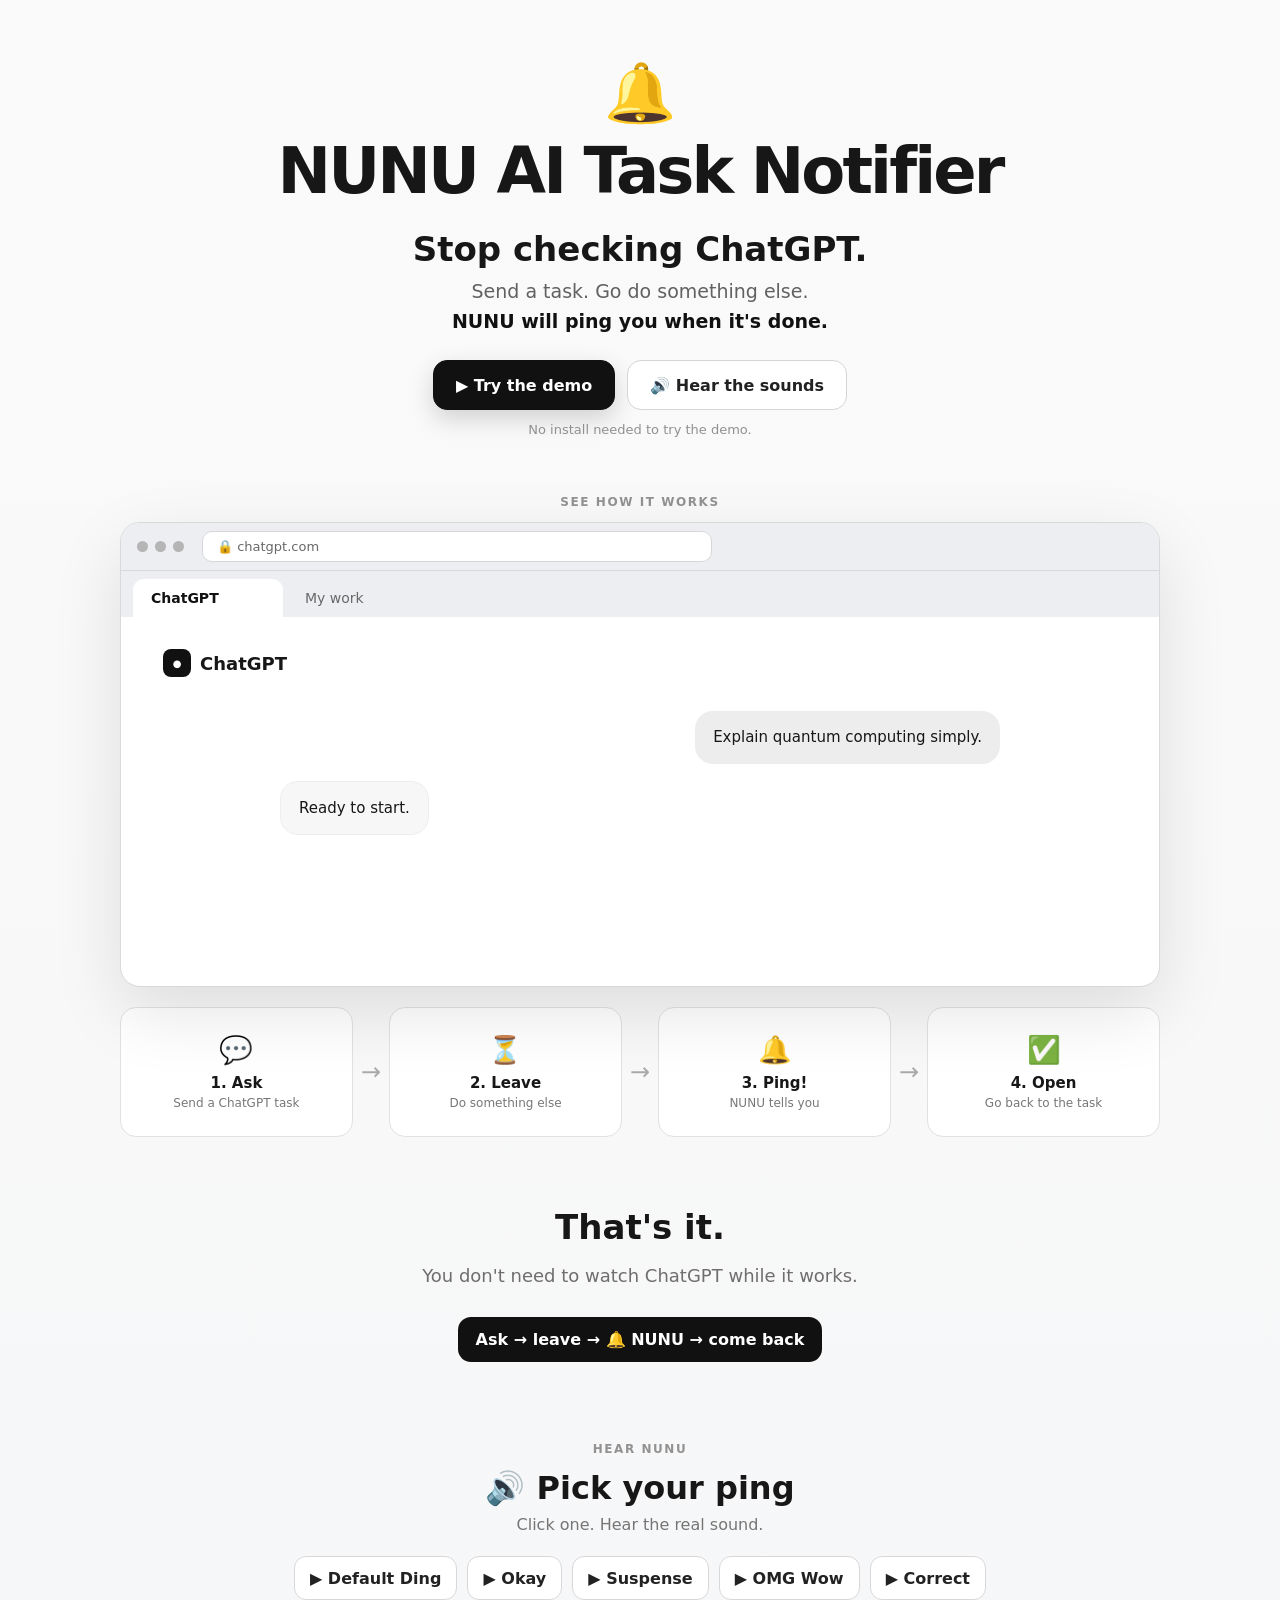
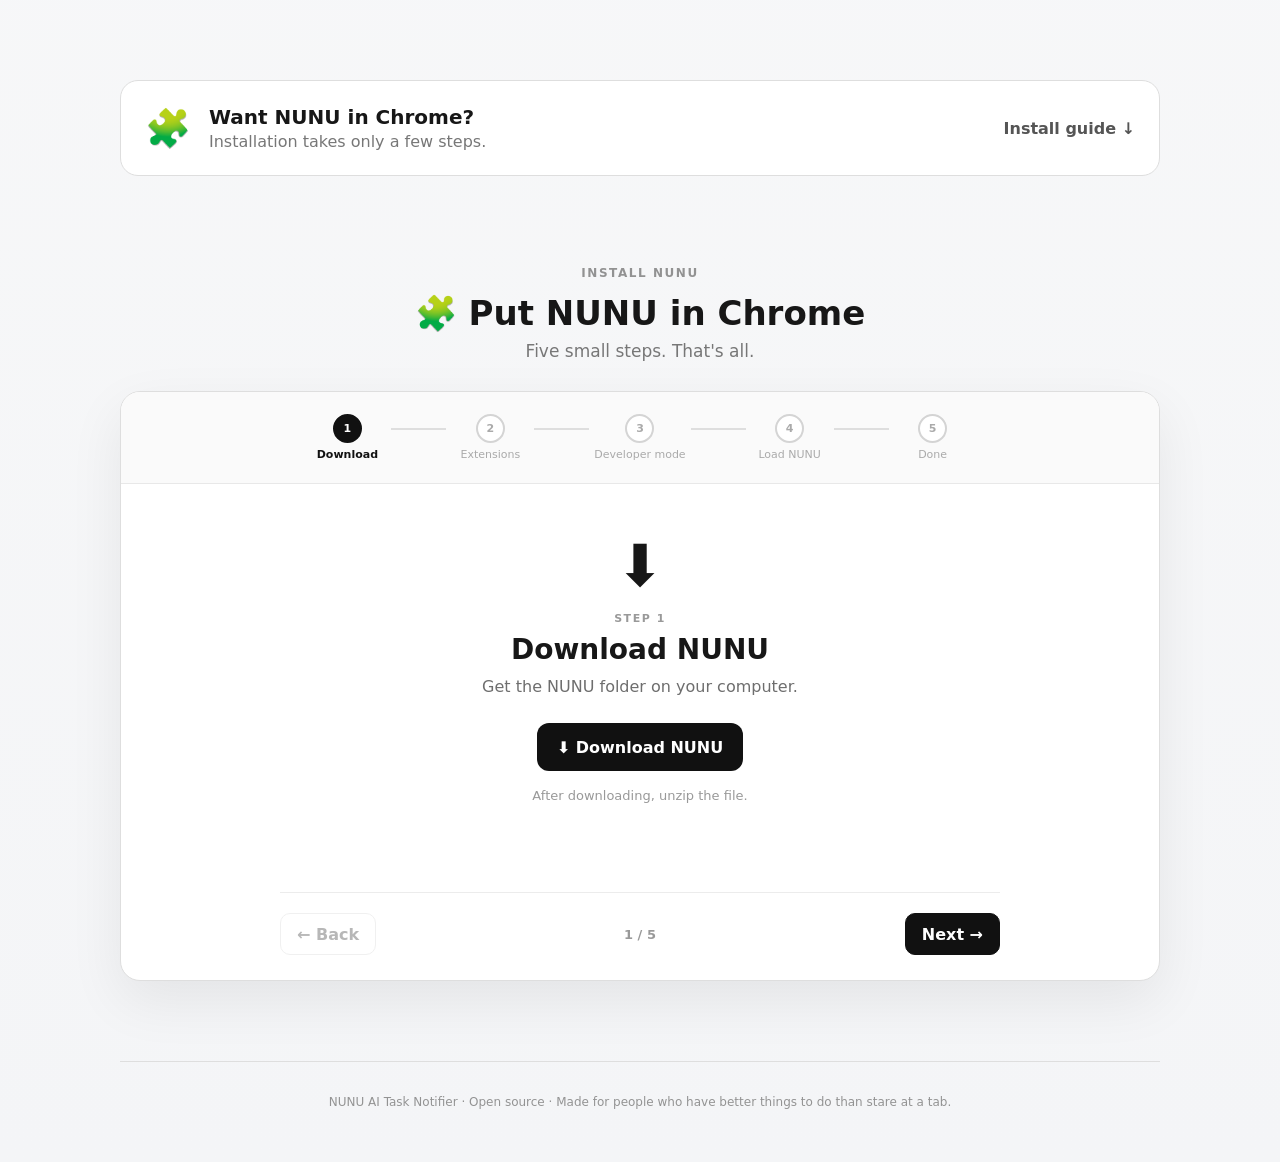
<file: docs/index.html>
<!doctype html>
<html lang="en">
<head>
  <meta charset="utf-8">
  <meta name="viewport" content="width=device-width,initial-scale=1">
  <title>NUNU AI Task Notifier</title>
  <meta
    name="description"
    content="Stop checking ChatGPT. NUNU tells you when your task is done."
  >
  <link rel="stylesheet" href="./demo.css">
</head>

<body>

  <main class="page">

    <!-- HERO -->
    <section class="hero">

      <div class="logo">🔔</div>

      <h1>NUNU AI Task Notifier</h1>

      <p class="hero-main">
        Stop checking ChatGPT.
      </p>

      <p class="hero-sub">
        Send a task. Go do something else.<br>
        <strong>NUNU will ping you when it's done.</strong>
      </p>

      <div class="hero-actions">

        <button id="startDemo" class="primary">
          ▶ Try the demo
        </button>

        <a href="#sounds" class="secondary">
          🔊 Hear the sounds
        </a>

      </div>

      <p class="tiny">
        No install needed to try the demo.
      </p>

    </section>


    <!-- DEMO -->
    <section class="demo-section">

      <div class="section-label">
        SEE HOW IT WORKS
      </div>

      <div class="browser">

        <!-- browser header -->
        <div class="browser-top">

          <div class="browser-dots">
            <span></span>
            <span></span>
            <span></span>
          </div>

          <div class="address-bar">
            🔒 chatgpt.com
          </div>

        </div>


        <!-- fake tabs -->
        <div class="tabs">

          <div id="chatTab" class="tab active">
            ChatGPT
          </div>

          <div id="workTab" class="tab">
            My work
          </div>

        </div>


        <!-- ChatGPT screen -->
        <div id="chatScreen" class="screen">

          <div class="chat-header">
            <div class="chat-logo">●</div>
            <strong>ChatGPT</strong>
          </div>

          <div class="conversation">

            <div class="bubble user">
              Explain quantum computing simply.
            </div>

            <div
              id="assistantBubble"
              class="bubble assistant"
            >
              Ready to start.
            </div>

          </div>

        </div>


        <!-- Work screen -->
        <div
          id="workScreen"
          class="screen hidden"
        >

          <div class="work-content">

            <div class="work-icon">
              💻
            </div>

            <h2>
              You keep doing your work.
            </h2>

            <p>
              No need to keep checking ChatGPT.
            </p>

            <div class="small-task">
              ChatGPT is still working in the background…
            </div>

          </div>

        </div>


        <!-- Notification -->
        <div
          id="notification"
          class="notification hidden"
        >

          <div class="notification-icon">
            🔔
          </div>

          <div class="notification-text">

            <strong>
              NUNU
            </strong>

            <p>
              Your ChatGPT task is done!
            </p>

          </div>

          <button id="openTask">
            Open
          </button>

        </div>

      </div>


      <!-- FLOW -->
      <div class="flow">

        <div class="flow-step">
          <div class="flow-icon">💬</div>
          <strong>1. Ask</strong>
          <span>Send a ChatGPT task</span>
        </div>

        <div class="flow-arrow">→</div>

        <div class="flow-step">
          <div class="flow-icon">⏳</div>
          <strong>2. Leave</strong>
          <span>Do something else</span>
        </div>

        <div class="flow-arrow">→</div>

        <div class="flow-step">
          <div class="flow-icon">🔔</div>
          <strong>3. Ping!</strong>
          <span>NUNU tells you</span>
        </div>

        <div class="flow-arrow">→</div>

        <div class="flow-step">
          <div class="flow-icon">✅</div>
          <strong>4. Open</strong>
          <span>Go back to the task</span>
        </div>

      </div>

    </section>


    <!-- SIMPLE EXPLANATION -->
    <section class="simple">

      <h2>
        That's it.
      </h2>

      <p>
        You don't need to watch ChatGPT while it works.
      </p>

      <div class="one-line">
        Ask → leave → 🔔 NUNU → come back
      </div>

    </section>


    <!-- SOUNDS -->
    <section
      id="sounds"
      class="sounds"
    >

      <div class="section-label">
        HEAR NUNU
      </div>

      <h2>
        🔊 Pick your ping
      </h2>

      <p class="sounds-sub">
        Click one. Hear the real sound.
      </p>

      <div class="sound-grid">

        <button data-sound="default-ding">
          ▶ Default Ding
        </button>

        <button data-sound="okay">
          ▶ Okay
        </button>

        <button data-sound="suspense">
          ▶ Suspense
        </button>

        <button data-sound="omg-wow">
          ▶ OMG Wow
        </button>

        <button data-sound="correct">
          ▶ Correct
        </button>

      </div>

    </section>


    <!-- NEXT -->
    <section class="next-section">

      <div class="next-card">

        <div class="next-icon">
          🧩
        </div>

        <div>
          <h2>Want NUNU in Chrome?</h2>
          <p>
            Installation takes only a few steps.
          </p>
        </div>

        <span class="coming">
          Install guide ↓
        </span>

      </div>

    </section>


    <!-- INSTALL GUIDE -->
    <section id="install" class="install-section">

      <div class="section-label">
        INSTALL NUNU
      </div>

      <h2 class="install-title">
        🧩 Put NUNU in Chrome
      </h2>

      <p class="install-intro">
        Five small steps. That's all.
      </p>


      <div class="install-box">

        <div class="install-progress">

          <div class="progress-item active" data-progress="0">
            <span>1</span>
            Download
          </div>

          <div class="progress-line"></div>

          <div class="progress-item" data-progress="1">
            <span>2</span>
            Extensions
          </div>

          <div class="progress-line"></div>

          <div class="progress-item" data-progress="2">
            <span>3</span>
            Developer mode
          </div>

          <div class="progress-line"></div>

          <div class="progress-item" data-progress="3">
            <span>4</span>
            Load NUNU
          </div>

          <div class="progress-line"></div>

          <div class="progress-item" data-progress="4">
            <span>5</span>
            Done
          </div>

        </div>


        <div class="install-stage">


          <!-- STEP 1 -->
          <div class="install-step active" data-step="0">

            <div class="big-step-icon">
              ⬇️
            </div>

            <div class="step-number">
              STEP 1
            </div>

            <h3>
              Download NUNU
            </h3>

            <p>
              Get the NUNU folder on your computer.
            </p>

            <a
              class="install-main-button"
              href="https://github.com/nounou176/nunu-ai-task-notifier/archive/refs/heads/main.zip"
            >
              ⬇ Download NUNU
            </a>

            <div class="helper">
              After downloading, unzip the file.
            </div>

          </div>


          <!-- STEP 2 -->
          <div class="install-step" data-step="1">

            <div class="big-step-icon">
              🌐
            </div>

            <div class="step-number">
              STEP 2
            </div>

            <h3>
              Open Chrome Extensions
            </h3>

            <p>
              Paste this into Chrome's address bar.
            </p>

            <div class="copy-box">

              <code id="extensionsUrl">
                chrome://extensions
              </code>

              <button id="copyExtensionsUrl">
                Copy
              </button>

            </div>

            <div
              id="copyMessage"
              class="helper"
            >
              Then press Enter.
            </div>

          </div>


          <!-- STEP 3 -->
          <div class="install-step" data-step="2">

            <div class="big-step-icon">
              🛠️
            </div>

            <div class="step-number">
              STEP 3
            </div>

            <h3>
              Turn on Developer mode
            </h3>

            <p>
              Look at the top-right corner.
            </p>

            <div class="mini-browser-ui">

              <span>
                Extensions
              </span>

              <div class="fake-toggle">

                <span>
                  Developer mode
                </span>

                <div class="toggle-on">
                  <div></div>
                </div>

              </div>

            </div>

            <div class="helper">
              Make sure the switch is ON.
            </div>

          </div>


          <!-- STEP 4 -->
          <div class="install-step" data-step="3">

            <div class="big-step-icon">
              📂
            </div>

            <div class="step-number">
              STEP 4
            </div>

            <h3>
              Click “Load unpacked”
            </h3>

            <p>
              Then choose the NUNU folder you just unzipped.
            </p>

            <div class="fake-load-button">
              Load unpacked
            </div>

            <div class="folder-example">
              📁 nunu-ai-task-notifier-main
            </div>

            <div class="helper">
              Pick the folder that contains
              <code>manifest.json</code>.
            </div>

          </div>


          <!-- STEP 5 -->
          <div class="install-step" data-step="4">

            <div class="big-step-icon">
              🎉
            </div>

            <div class="step-number">
              DONE
            </div>

            <h3>
              NUNU is ready!
            </h3>

            <p>
              Open ChatGPT and send a task.
            </p>

            <div class="done-flow">
              Ask → ⏳ → leave → 🔔 NUNU
            </div>

            <a
              class="install-main-button"
              href="https://chatgpt.com"
              target="_blank"
              rel="noopener"
            >
              Open ChatGPT ↗
            </a>

          </div>


          <!-- NAV -->
          <div class="install-nav">

            <button
              id="installBack"
              class="install-nav-button"
              disabled
            >
              ← Back
            </button>

            <div id="installCounter">
              1 / 5
            </div>

            <button
              id="installNext"
              class="install-nav-button primary-small"
            >
              Next →
            </button>

          </div>

        </div>

      </div>

    </section>


    <footer>
      NUNU AI Task Notifier
      ·
      Open source
      ·
      Made for people who have better things to do than stare at a tab.
    </footer>

  </main>

  <script src="./demo.js"></script>

</body>
</html>
</file>
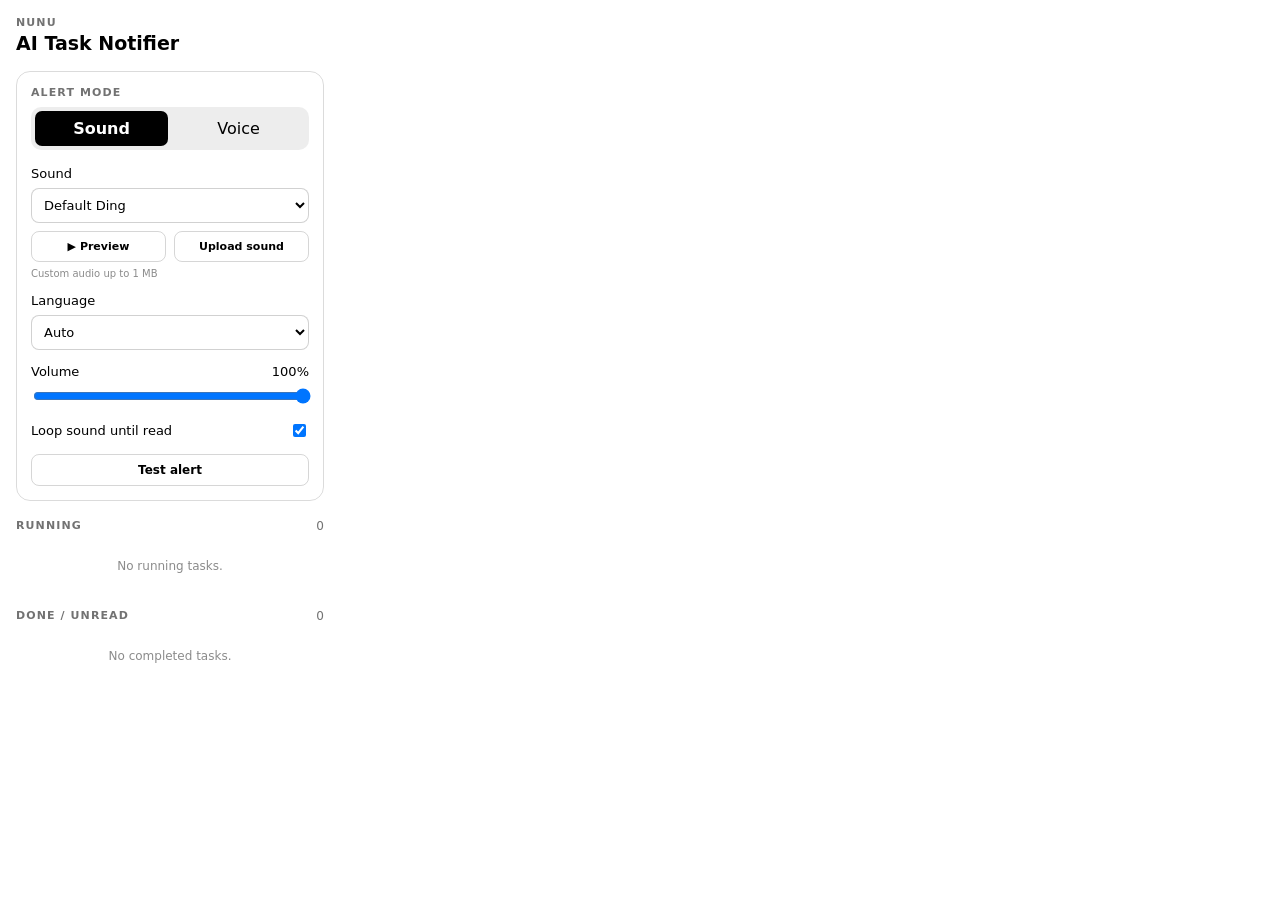
<file: popup.html>
<!doctype html>
<html>
<head>
  <meta charset="utf-8">
  <meta
    name="viewport"
    content="width=device-width, initial-scale=1"
  >
  <title>NUNU AI Task Notifier</title>

  <link
    rel="stylesheet"
    href="popup.css"
  >
</head>

<body>
  <main class="app">
    <header class="header">
      <div>
        <div class="eyebrow">
          NUNU
        </div>

        <h1>
          AI Task Notifier
        </h1>
      </div>

      <div
        id="unreadBadge"
        class="unread-badge hidden"
      >
        0
      </div>
    </header>


    <section class="panel">
      <div class="section-label">
        ALERT MODE
      </div>

      <div
        class="segmented"
        id="alertMode"
      >
        <button
          type="button"
          data-mode="sound"
          class="segment active"
        >
          Sound
        </button>

        <button
          type="button"
          data-mode="voice"
          class="segment"
        >
          Voice
        </button>
      </div>


      <div
        id="soundSettings"
        class="sound-settings"
      >
        <label class="field">
          <span>
            Sound
          </span>

          <select id="soundSelect">
            <option value="default-ding">
              Default Ding
            </option>

            <option value="okay">
              Okay
            </option>

            <option value="suspense">
              Suspense
            </option>

            <option value="omg-wow">
              OMG Wow
            </option>

            <option value="correct">
              Correct
            </option>

            <option
              id="customSoundOption"
              value="custom"
              hidden
            >
              Custom sound
            </option>
          </select>
        </label>


        <div class="sound-actions">
          <button
            id="previewSound"
            class="sound-action-button"
            type="button"
          >
            ▶ Preview
          </button>

          <button
            id="uploadSound"
            class="sound-action-button"
            type="button"
          >
            Upload sound
          </button>
        </div>


        <input
          id="customSoundFile"
          class="hidden"
          type="file"
          accept="audio/mpeg,audio/mp3,audio/wav,audio/ogg,audio/webm"
        >


        <div
          id="customSoundRow"
          class="custom-sound-row hidden"
        >
          <span
            id="customSoundName"
            class="custom-sound-name"
          >
            Custom sound
          </span>

          <button
            id="removeCustomSound"
            class="remove-custom-sound"
            type="button"
          >
            Remove
          </button>
        </div>


        <div class="sound-help">
          Custom audio up to 1 MB
        </div>
      </div>


      <div
        id="voiceSettings"
        class="voice-settings"
      >
      <label class="field">
        <span>
          Language
        </span>

        <select id="language">
          <option value="auto">
            Auto
          </option>

          <option value="en">
            English
          </option>

          <option value="vi">
            Tiếng Việt
          </option>

          <option value="ja">
            日本語
          </option>

          <option value="ko">
            한국어
          </option>

          <option value="zh">
            中文
          </option>
        </select>
      </label>


      </div>


      <label class="field">
        <div class="field-row">
          <span>
            Volume
          </span>

          <span id="volumeValue">
            100%
          </span>
        </div>

        <input
          id="volume"
          type="range"
          min="0"
          max="1"
          step="0.05"
          value="1"
        >
      </label>


      <label
        id="soundLoopRow"
        class="toggle-row"
      >
        <span>
          Loop sound until read
        </span>

        <input
          id="soundLoop"
          type="checkbox"
          checked
        >
      </label>

      <button
        id="testAlert"
        class="test-alert"
        type="button"
      >
        Test alert
      </button>
    </section>


    <section class="tasks-section">
      <div class="tasks-header">
        <div class="section-label">
          RUNNING
        </div>

        <span
          id="runningCount"
          class="muted"
        >
          0
        </span>
      </div>

      <div
        id="runningList"
        class="task-list"
      >
        <div class="empty-state">
          No running tasks.
        </div>
      </div>
    </section>


    <section class="tasks-section">
      <div class="tasks-header">
        <div class="section-label">
          DONE / UNREAD
        </div>

        <span
          id="taskCount"
          class="muted"
        >
          0
        </span>
      </div>

      <div
        id="taskList"
        class="task-list"
      >
        <div class="empty-state">
          No completed tasks.
        </div>
      </div>
    </section>
  </main>


  <script src="popup.js"></script>
</body>
</html>
</file>
<file: docs/demo.css>
* {
  box-sizing: border-box;
}

html {
  scroll-behavior: smooth;
}

body {
  margin: 0;

  font-family:
    Inter,
    ui-sans-serif,
    system-ui,
    -apple-system,
    BlinkMacSystemFont,
    "Segoe UI",
    sans-serif;

  background:
    linear-gradient(
      180deg,
      #fafafa 0%,
      #f4f5f7 100%
    );

  color: #171717;
}

button,
a {
  font: inherit;
}

button {
  cursor: pointer;
}

.page {
  width: min(1040px, 92%);
  margin: 0 auto;
  padding: 64px 0 50px;
}


/* HERO */

.hero {
  text-align: center;
  max-width: 760px;
  margin: 0 auto 58px;
}

.logo {
  font-size: 58px;
  line-height: 1;
}

h1 {
  margin:
    16px
    0
    8px;

  font-size:
    clamp(
      38px,
      6vw,
      64px
    );

  line-height: 1.05;

  letter-spacing:
    -0.045em;
}

.hero-main {
  margin:
    24px
    0
    5px;

  font-size:
    clamp(
      25px,
      4vw,
      34px
    );

  font-weight: 800;
}

.hero-sub {
  margin:
    8px
    0
    24px;

  font-size:
    19px;

  line-height:
    1.55;

  color:
    #616161;
}

.hero-sub strong {
  color: #111;
}

.hero-actions {
  display: flex;
  justify-content: center;
  flex-wrap: wrap;

  gap: 12px;
}

.primary,
.secondary {
  display:
    inline-flex;

  align-items:
    center;

  justify-content:
    center;

  min-height:
    50px;

  padding:
    0
    22px;

  border-radius:
    14px;

  font-weight:
    750;

  text-decoration:
    none;
}

.primary {
  border:
    1px
    solid
    #111;

  background:
    #111;

  color:
    white;

  box-shadow:
    0
    9px
    24px
    rgba(
      0,
      0,
      0,
      0.16
    );
}

.primary:hover {
  transform:
    translateY(-1px);
}

.secondary {
  border:
    1px
    solid
    #d5d5d5;

  background:
    white;

  color:
    #222;
}

.tiny {
  margin-top:
    12px;

  color:
    #909090;

  font-size:
    13px;
}


/* SECTION LABEL */

.section-label {
  margin-bottom:
    13px;

  text-align:
    center;

  font-size:
    12px;

  font-weight:
    800;

  letter-spacing:
    .13em;

  color:
    #929292;
}


/* BROWSER */

.demo-section {
  margin-bottom:
    70px;
}

.browser {
  position:
    relative;

  min-height:
    465px;

  overflow:
    hidden;

  background:
    white;

  border:
    1px
    solid
    #d9d9d9;

  border-radius:
    20px;

  box-shadow:
    0
    25px
    70px
    rgba(
      0,
      0,
      0,
      .11
    );
}

.browser-top {
  display:
    flex;

  align-items:
    center;

  gap:
    18px;

  height:
    48px;

  padding:
    0
    16px;

  background:
    #eceef1;

  border-bottom:
    1px
    solid
    #d8d8d8;
}

.browser-dots {
  display:
    flex;

  gap:
    7px;
}

.browser-dots span {
  display:
    block;

  width:
    11px;

  height:
    11px;

  border-radius:
    50%;

  background:
    #b5b5b5;
}

.address-bar {
  flex:
    1;

  max-width:
    510px;

  padding:
    7px
    14px;

  border:
    1px
    solid
    #d7d7d7;

  border-radius:
    10px;

  background:
    #fff;

  color:
    #686868;

  font-size:
    13px;
}


/* TABS */

.tabs {
  display:
    flex;

  gap:
    4px;

  padding:
    8px
    12px
    0;

  background:
    #eceef1;
}

.tab {
  min-width:
    150px;

  padding:
    11px
    18px;

  border-radius:
    11px
    11px
    0
    0;

  color:
    #696969;

  font-size:
    14px;
}

.tab.active {
  background:
    white;

  color:
    #111;

  font-weight:
    700;
}


/* SCREEN */

.screen {
  min-height:
    360px;

  padding:
    32px
    42px;
}

.hidden {
  display:
    none
    !important;
}


/* CHAT */

.chat-header {
  display:
    flex;

  align-items:
    center;

  gap:
    9px;

  margin-bottom:
    34px;

  font-size:
    18px;
}

.chat-logo {
  display:
    grid;

  place-items:
    center;

  width:
    28px;

  height:
    28px;

  border-radius:
    8px;

  background:
    #111;

  color:
    white;

  font-size:
    10px;
}

.conversation {
  max-width:
    720px;

  margin:
    0
    auto;
}

.bubble {
  width:
    fit-content;

  max-width:
    min(
      600px,
      86%
    );

  margin-bottom:
    17px;

  padding:
    15px
    18px;

  border-radius:
    18px;

  font-size:
    15px;

  line-height:
    1.5;
}

.user {
  margin-left:
    auto;

  background:
    #ededed;
}

.assistant {
  background:
    #f7f7f7;

  border:
    1px
    solid
    #ededed;
}


/* WORK SCREEN */

.work-content {
  display:
    flex;

  min-height:
    290px;

  flex-direction:
    column;

  align-items:
    center;

  justify-content:
    center;

  text-align:
    center;
}

.work-icon {
  margin-bottom:
    8px;

  font-size:
    62px;
}

.work-content h2 {
  margin:
    7px
    0;

  font-size:
    25px;
}

.work-content p {
  margin:
    0;

  color:
    #707070;

  font-size:
    16px;
}

.small-task {
  margin-top:
    25px;

  padding:
    9px
    14px;

  border:
    1px
    solid
    #e5e5e5;

  border-radius:
    100px;

  background:
    #fafafa;

  color:
    #777;

  font-size:
    13px;
}


/* NOTIFICATION */

.notification {
  position:
    absolute;

  right:
    20px;

  bottom:
    20px;

  display:
    flex;

  align-items:
    center;

  gap:
    12px;

  width:
    min(
      385px,
      calc(
        100%
        -
        40px
      )
    );

  padding:
    15px;

  border:
    1px
    solid
    #2c2c2c;

  border-radius:
    16px;

  background:
    #161616;

  color:
    white;

  box-shadow:
    0
    18px
    55px
    rgba(
      0,
      0,
      0,
      .30
    );

  animation:
    pop
    .25s
    ease-out;
}

.notification-icon {
  display:
    grid;

  place-items:
    center;

  width:
    43px;

  height:
    43px;

  flex:
    0
    0
    43px;

  border-radius:
    12px;

  background:
    white;

  font-size:
    23px;
}

.notification-text {
  min-width: 0;
}

.notification-text strong {
  display:
    block;

  font-size:
    15px;
}

.notification-text p {
  margin:
    3px
    0
    0;

  color:
    #cacaca;

  font-size:
    13px;
}

.notification button {
  margin-left:
    auto;

  padding:
    8px
    13px;

  border:
    0;

  border-radius:
    9px;

  background:
    white;

  color:
    #111;

  font-weight:
    750;
}


/* FLOW */

.flow {
  display:
    grid;

  grid-template-columns:
    1fr
    auto
    1fr
    auto
    1fr
    auto
    1fr;

  align-items:
    center;

  gap:
    8px;

  margin-top:
    20px;
}

.flow-step {
  display:
    flex;

  min-height:
    130px;

  flex-direction:
    column;

  align-items:
    center;

  justify-content:
    center;

  padding:
    16px;

  border:
    1px
    solid
    #e1e1e1;

  border-radius:
    16px;

  background:
    white;

  text-align:
    center;
}

.flow-icon {
  margin-bottom:
    8px;

  font-size:
    27px;
}

.flow-step strong {
  margin-bottom:
    4px;

  font-size:
    15px;
}

.flow-step span {
  color:
    #777;

  font-size:
    12px;
}

.flow-arrow {
  color:
    #aaa;

  font-size:
    24px;
}


/* SIMPLE */

.simple {
  max-width:
    720px;

  margin:
    0
    auto
    80px;

  text-align:
    center;
}

.simple h2 {
  margin-bottom:
    8px;

  font-size:
    34px;
}

.simple p {
  color:
    #6e6e6e;

  font-size:
    18px;
}

.one-line {
  display:
    inline-block;

  margin-top:
    13px;

  padding:
    13px
    18px;

  border-radius:
    13px;

  background:
    #111;

  color:
    white;

  font-weight:
    700;
}


/* SOUNDS */

.sounds {
  margin-bottom:
    80px;

  text-align:
    center;
}

.sounds h2 {
  margin:
    0
    0
    8px;

  font-size:
    32px;
}

.sounds-sub {
  margin:
    0
    0
    22px;

  color:
    #757575;
}

.sound-grid {
  display:
    flex;

  flex-wrap:
    wrap;

  justify-content:
    center;

  gap:
    10px;
}

.sound-grid button {
  min-height:
    44px;

  padding:
    0
    15px;

  border:
    1px
    solid
    #d8d8d8;

  border-radius:
    12px;

  background:
    white;

  color:
    #222;

  font-weight:
    650;
}

.sound-grid button:hover {
  border-color:
    #aaa;

  background:
    #f5f5f5;
}


/* NEXT */

.next-section {
  margin-bottom:
    65px;
}

.next-card {
  display:
    flex;

  align-items:
    center;

  gap:
    18px;

  padding:
    24px;

  border:
    1px
    solid
    #dedede;

  border-radius:
    18px;

  background:
    white;
}

.next-icon {
  font-size:
    37px;
}

.next-card h2 {
  margin:
    0
    0
    3px;

  font-size:
    20px;
}

.next-card p {
  margin:
    0;

  color:
    #777;
}

.coming {
  margin-left:
    auto;

  color:
    #555;

  font-weight:
    700;
}


/* FOOTER */

footer {
  padding-top:
    30px;

  border-top:
    1px
    solid
    #dedede;

  color:
    #939393;

  text-align:
    center;

  font-size:
    12px;

  line-height:
    1.7;
}


@keyframes pop {

  from {
    opacity:
      0;

    transform:
      translateY(16px)
      scale(.96);
  }

  to {
    opacity:
      1;

    transform:
      none;
  }

}


/* MOBILE */

@media
(max-width: 720px) {

  .page {
    padding-top:
      34px;
  }

  h1 {
    letter-spacing:
      -.03em;
  }

  .screen {
    padding:
      25px
      20px;
  }

  .address-bar {
    font-size:
      11px;
  }

  .tab {
    min-width:
      auto;

    flex:
      1;
  }

  .flow {
    grid-template-columns:
      1fr;
  }

  .flow-arrow {
    transform:
      rotate(90deg);

    text-align:
      center;
  }

  .flow-step {
    min-height:
      105px;
  }

  .next-card {
    align-items:
      flex-start;

    flex-wrap:
      wrap;
  }

  .coming {
    width:
      100%;

    margin-left:
      55px;
  }

}



/* =========================================================
   INSTALL GUIDE
   ========================================================= */

.install-section {
  margin:
    90px
    auto
    80px;

  scroll-margin-top:
    30px;
}

.install-title {
  margin:
    0;

  text-align:
    center;

  font-size:
    34px;
}

.install-intro {
  margin:
    8px
    0
    30px;

  text-align:
    center;

  color:
    #777;

  font-size:
    17px;
}

.install-box {
  overflow:
    hidden;

  border:
    1px
    solid
    #dedede;

  border-radius:
    20px;

  background:
    white;

  box-shadow:
    0
    20px
    55px
    rgba(
      0,
      0,
      0,
      .07
    );
}


/* progress */

.install-progress {
  display:
    flex;

  align-items:
    center;

  justify-content:
    center;

  padding:
    22px
    25px;

  border-bottom:
    1px
    solid
    #e8e8e8;

  background:
    #fafafa;
}

.progress-item {
  display:
    flex;

  flex-direction:
    column;

  align-items:
    center;

  gap:
    5px;

  min-width:
    78px;

  color:
    #aaa;

  font-size:
    11px;

  text-align:
    center;
}

.progress-item span {
  display:
    grid;

  place-items:
    center;

  width:
    29px;

  height:
    29px;

  border:
    2px
    solid
    #d4d4d4;

  border-radius:
    50%;

  background:
    white;

  font-weight:
    800;
}

.progress-item.active {
  color:
    #111;

  font-weight:
    700;
}

.progress-item.active span {
  border-color:
    #111;

  background:
    #111;

  color:
    white;
}

.progress-item.done span {
  border-color:
    #111;

  background:
    #111;

  color:
    white;
}

.progress-line {
  width:
    55px;

  height:
    2px;

  margin:
    0
    5px
    18px;

  background:
    #dedede;
}


/* stage */

.install-stage {
  padding:
    48px
    40px
    25px;
}

.install-step {
  display:
    none;

  max-width:
    620px;

  min-height:
    330px;

  margin:
    0
    auto;

  text-align:
    center;
}

.install-step.active {
  display:
    block;

  animation:
    installFade
    .22s
    ease-out;
}

.big-step-icon {
  margin-bottom:
    12px;

  font-size:
    58px;
}

.step-number {
  margin-bottom:
    8px;

  color:
    #999;

  font-size:
    11px;

  font-weight:
    800;

  letter-spacing:
    .14em;
}

.install-step h3 {
  margin:
    0
    0
    9px;

  font-size:
    28px;
}

.install-step > p {
  margin:
    0
    auto
    24px;

  color:
    #6e6e6e;

  font-size:
    16px;

  line-height:
    1.5;
}

.install-main-button {
  display:
    inline-flex;

  min-height:
    48px;

  align-items:
    center;

  justify-content:
    center;

  padding:
    0
    20px;

  border-radius:
    12px;

  background:
    #111;

  color:
    white;

  font-weight:
    750;

  text-decoration:
    none;
}

.helper {
  margin-top:
    17px;

  color:
    #999;

  font-size:
    13px;
}


/* copy */

.copy-box {
  display:
    flex;

  max-width:
    440px;

  margin:
    0
    auto;

  overflow:
    hidden;

  border:
    1px
    solid
    #d6d6d6;

  border-radius:
    12px;

  background:
    #f7f7f7;
}

.copy-box code {
  flex:
    1;

  padding:
    14px;

  text-align:
    left;

  font-size:
    15px;
}

.copy-box button {
  padding:
    0
    18px;

  border:
    0;

  border-left:
    1px
    solid
    #d6d6d6;

  background:
    white;

  font-weight:
    700;
}


/* fake Chrome controls */

.mini-browser-ui {
  display:
    flex;

  align-items:
    center;

  justify-content:
    space-between;

  max-width:
    520px;

  margin:
    0
    auto;

  padding:
    20px;

  border:
    1px
    solid
    #ddd;

  border-radius:
    14px;

  background:
    #f7f7f7;

  font-weight:
    700;
}

.fake-toggle {
  display:
    flex;

  align-items:
    center;

  gap:
    12px;

  font-size:
    13px;
}

.toggle-on {
  position:
    relative;

  width:
    42px;

  height:
    24px;

  border-radius:
    100px;

  background:
    #111;
}

.toggle-on div {
  position:
    absolute;

  top:
    3px;

  right:
    3px;

  width:
    18px;

  height:
    18px;

  border-radius:
    50%;

  background:
    white;
}

.fake-load-button {
  display:
    inline-block;

  padding:
    11px
    18px;

  border:
    1px
    solid
    #bdbdbd;

  border-radius:
    9px;

  background:
    white;

  font-weight:
    750;

  box-shadow:
    0
    3px
    7px
    rgba(
      0,
      0,
      0,
      .06
    );
}

.folder-example {
  width:
    fit-content;

  margin:
    18px
    auto
    0;

  padding:
    12px
    16px;

  border:
    1px
    solid
    #e2e2e2;

  border-radius:
    11px;

  background:
    #fafafa;

  color:
    #555;
}

.done-flow {
  width:
    fit-content;

  margin:
    0
    auto
    22px;

  padding:
    12px
    17px;

  border-radius:
    12px;

  background:
    #f2f2f2;

  font-weight:
    700;
}


/* nav */

.install-nav {
  display:
    grid;

  grid-template-columns:
    1fr
    auto
    1fr;

  align-items:
    center;

  max-width:
    720px;

  margin:
    30px
    auto
    0;

  padding-top:
    20px;

  border-top:
    1px
    solid
    #ececec;
}

.install-nav-button {
  width:
    fit-content;

  min-height:
    42px;

  padding:
    0
    16px;

  border:
    1px
    solid
    #d7d7d7;

  border-radius:
    10px;

  background:
    white;

  color:
    #333;

  font-weight:
    700;
}

.install-nav-button:disabled {
  opacity:
    .35;

  cursor:
    default;
}

#installNext {
  justify-self:
    end;
}

.primary-small {
  border-color:
    #111;

  background:
    #111;

  color:
    white;
}

#installCounter {
  color:
    #999;

  font-size:
    13px;

  font-weight:
    700;
}


@keyframes installFade {

  from {
    opacity:
      0;

    transform:
      translateX(8px);
  }

  to {
    opacity:
      1;

    transform:
      none;
  }

}


@media
(max-width: 720px) {

  .install-stage {
    padding:
      35px
      20px
      22px;
  }

  .install-progress {
    padding:
      18px
      10px;
  }

  .progress-item {
    min-width:
      42px;

    font-size:
      0;
  }

  .progress-line {
    width:
      20px;

    margin-left:
      2px;

    margin-right:
      2px;
  }

  .install-step {
    min-height:
      360px;
  }

}
</file>
<file: popup.css>
:root {
  color-scheme: light dark;

  font-family:
    Inter,
    system-ui,
    -apple-system,
    BlinkMacSystemFont,
    "Segoe UI",
    sans-serif;
}

* {
  box-sizing: border-box;
}

body {
  margin: 0;

  min-width: 340px;
  max-width: 340px;

  background: Canvas;
  color: CanvasText;
}

button,
select,
input {
  font: inherit;
}

.app {
  padding: 16px;
}

.header {
  display: flex;
  align-items: flex-start;
  justify-content: space-between;

  margin-bottom: 16px;
}

.eyebrow,
.section-label {
  font-size: 11px;
  font-weight: 700;
  letter-spacing: 0.1em;
  opacity: 0.55;
}

h1 {
  margin: 3px 0 0;

  font-size: 19px;
  line-height: 1.2;
}

.unread-badge {
  display: grid;
  place-items: center;

  min-width: 28px;
  height: 28px;

  padding: 0 8px;

  border-radius: 999px;

  background: CanvasText;
  color: Canvas;

  font-size: 13px;
  font-weight: 700;
}

.hidden {
  display: none !important;
}

.panel {
  padding: 14px;

  border: 1px solid color-mix(
    in srgb,
    CanvasText 14%,
    transparent
  );

  border-radius: 14px;
}

.segmented {
  display: grid;
  grid-template-columns: 1fr 1fr;

  gap: 4px;

  padding: 4px;
  margin-top: 8px;
  margin-bottom: 16px;

  border-radius: 10px;

  background: color-mix(
    in srgb,
    CanvasText 7%,
    transparent
  );
}

.segment {
  padding: 8px 10px;

  border: 0;
  border-radius: 7px;

  background: transparent;
  color: inherit;

  cursor: pointer;
}

.segment.active {
  background: CanvasText;
  color: Canvas;

  font-weight: 600;
}

.field {
  display: block;

  margin-top: 14px;

  font-size: 13px;
}

.field > span {
  display: block;

  margin-bottom: 7px;
}

.field-row {
  display: flex;
  justify-content: space-between;

  margin-bottom: 7px;
}

select {
  width: 100%;

  padding: 8px;

  border: 1px solid color-mix(
    in srgb,
    CanvasText 18%,
    transparent
  );

  border-radius: 8px;

  background: Canvas;
  color: CanvasText;
}

input[type="range"] {
  width: 100%;
}

.toggle-row {
  display: flex;
  align-items: center;
  justify-content: space-between;

  margin-top: 14px;

  font-size: 13px;
}

.tasks-section {
  margin-top: 18px;
}

.tasks-header {
  display: flex;
  align-items: center;
  justify-content: space-between;

  margin-bottom: 8px;
}

.muted {
  opacity: 0.55;

  font-size: 12px;
}

.task-list {
  display: grid;

  gap: 8px;
}

.task-card {
  padding: 11px 12px;

  border: 1px solid color-mix(
    in srgb,
    CanvasText 12%,
    transparent
  );

  border-radius: 11px;
}

.task-title {
  overflow: hidden;

  font-size: 13px;
  font-weight: 600;

  text-overflow: ellipsis;
  white-space: nowrap;
}

.task-prompt {
  display: -webkit-box;

  overflow: hidden;

  margin-top: 5px;

  opacity: 0.62;

  font-size: 11px;
  line-height: 1.4;

  -webkit-box-orient: vertical;
  -webkit-line-clamp: 2;
}

.task-footer {
  display: flex;
  align-items: center;
  justify-content: space-between;

  margin-top: 9px;
}

.task-language {
  opacity: 0.5;

  font-size: 10px;
}

.open-task {
  padding: 5px 9px;

  border: 0;
  border-radius: 7px;

  background: CanvasText;
  color: Canvas;

  font-size: 11px;
  font-weight: 600;

  cursor: pointer;
}

.empty-state {
  padding: 18px 8px;

  text-align: center;

  opacity: 0.45;

  font-size: 12px;
}


.test-alert {
  width: 100%;

  margin-top: 14px;
  padding: 8px 10px;

  border: 1px solid color-mix(
    in srgb,
    CanvasText 16%,
    transparent
  );

  border-radius: 8px;

  background: transparent;
  color: CanvasText;

  font-size: 12px;
  font-weight: 600;

  cursor: pointer;
}

.test-alert:hover {
  background: color-mix(
    in srgb,
    CanvasText 7%,
    transparent
  );
}

.test-alert:disabled {
  opacity: 0.45;
  cursor: default;
}


/* ==========================================================
   Sound Library
   ========================================================== */

.sound-settings {
  margin-top: 14px;
}

.sound-settings .field {
  margin-top: 0;
}

.sound-actions {
  display: grid;
  grid-template-columns: 1fr 1fr;

  gap: 8px;

  margin-top: 8px;
}

.sound-action-button {
  min-width: 0;

  padding: 8px 9px;

  border: 1px solid color-mix(
    in srgb,
    CanvasText 16%,
    transparent
  );

  border-radius: 8px;

  background: transparent;
  color: CanvasText;

  font-size: 11px;
  font-weight: 600;

  cursor: pointer;
}

.sound-action-button:hover {
  background: color-mix(
    in srgb,
    CanvasText 7%,
    transparent
  );
}

.sound-action-button:disabled {
  opacity: 0.4;
  cursor: default;
}

.custom-sound-row {
  display: flex;
  align-items: center;
  justify-content: space-between;

  gap: 8px;

  margin-top: 8px;
  padding: 8px 9px;

  border: 1px solid color-mix(
    in srgb,
    CanvasText 12%,
    transparent
  );

  border-radius: 8px;

  background: color-mix(
    in srgb,
    CanvasText 4%,
    transparent
  );
}

.custom-sound-name {
  min-width: 0;

  overflow: hidden;

  font-size: 11px;

  text-overflow: ellipsis;
  white-space: nowrap;
}

.remove-custom-sound {
  flex: 0 0 auto;

  padding: 4px 7px;

  border: 0;
  border-radius: 6px;

  background: transparent;
  color: CanvasText;

  opacity: 0.65;

  font-size: 10px;
  font-weight: 600;

  cursor: pointer;
}

.remove-custom-sound:hover {
  opacity: 1;

  background: color-mix(
    in srgb,
    CanvasText 7%,
    transparent
  );
}

.sound-help {
  margin-top: 6px;

  opacity: 0.45;

  font-size: 10px;
}

.sound-settings.disabled-setting {
  opacity: 0.42;
}

.sound-settings.disabled-setting
.sound-action-button,
.sound-settings.disabled-setting
select {
  pointer-events: none;
}
</file>
